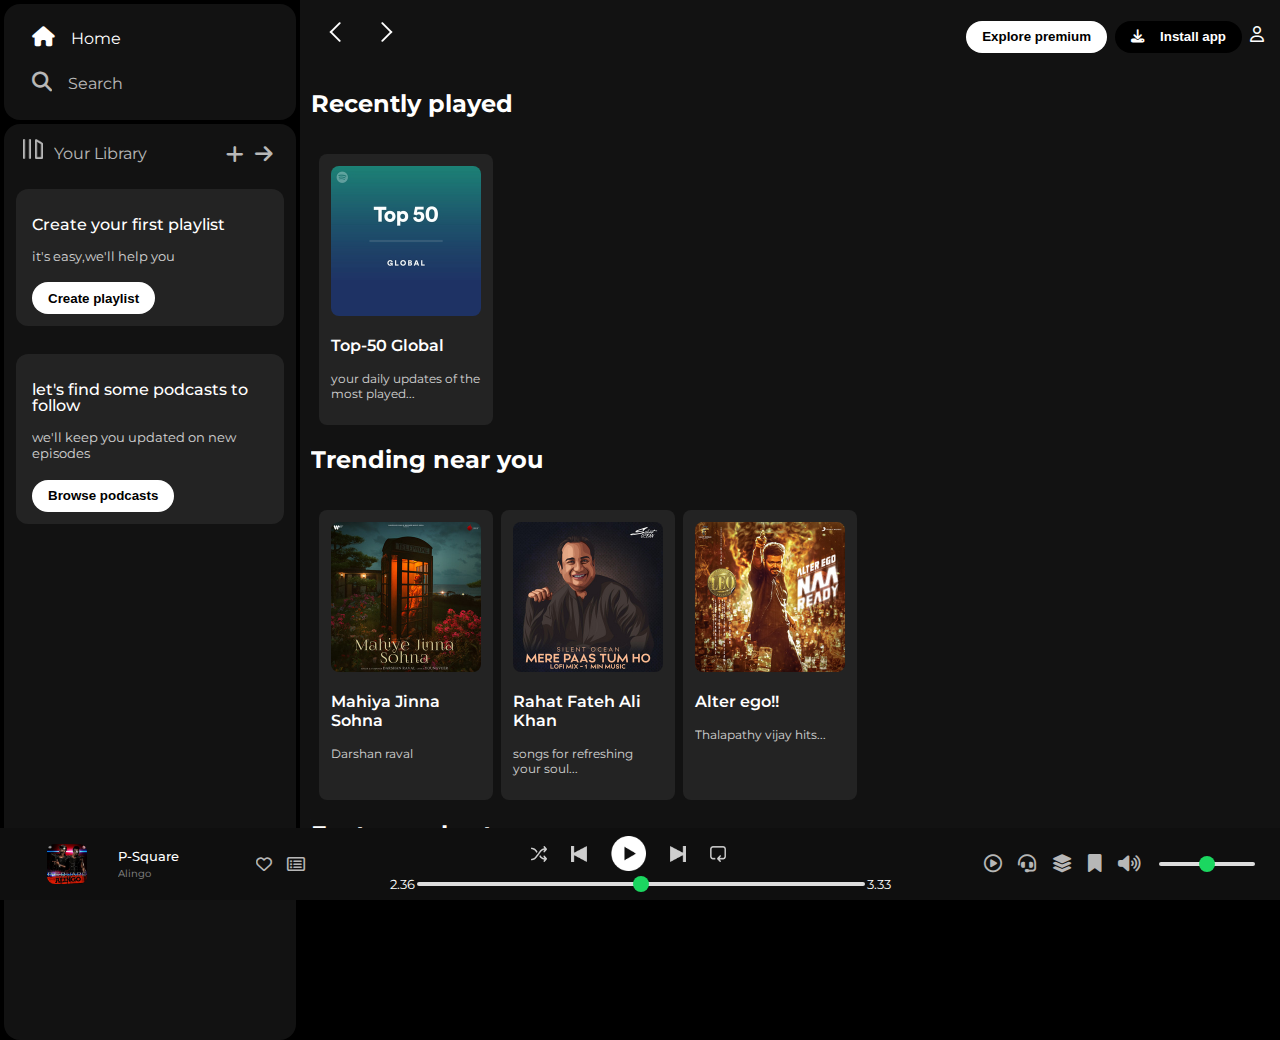
<file: index.html>
<!DOCTYPE html>
<html lang="en">
<head>
    <meta charset="UTF-8">
    <meta name="viewport" content="width=device-width, initial-scale=1.0">
    
    <link rel="stylesheet" href="https://cdnjs.cloudflare.com/ajax/libs/font-awesome/6.7.2/css/all.min.css" integrity="sha512-Evv84Mr4kqVGRNSgIGL/F/aIDqQb7xQ2vcrdIwxfjThSH8CSR7PBEakCr51Ck+w+/U6swU2Im1vVX0SVk9ABhg==" crossorigin="anonymous" referrerpolicy="no-referrer" />
    <link rel="icon" href="./assets/logo.png">
    <title>spotify -web player:Music for everyone</title>
    <link rel = " stylesheet" href="spotify.css">
    <link rel="preconnect" href="https://fonts.googleapis.com">
    <link rel="preconnect" href="https://fonts.gstatic.com" crossorigin>
    
    <link href="https://fonts.googleapis.com/css2?family=Montserrat:ital,wght@0,100..900;1,100..900&display=swap" rel="stylesheet">
    
</head>
<body>
    <div class="main">
        <div class="sidebar">
            <div class="nav">
                <div class="nav-option" >
                    <i class="fa-solid fa-house bright"></i>
                    <a href="#" class="bright">Home</a>
                </div>
                <div class="nav-option">
                    <i class="fa-solid fa-magnifying-glass"></i>
                    <a href="#">Search</a>
                </div>
            </div>
            <div class="library">
                <div class="options">
                    <div class="lib-option nav-option" >
                        <img src="./assets/library_icon.png">
                        <a href="#"> Your Library</a>
                    </div>
                    <div class="icons">
                        <i class="fa-solid fa-plus"></i>
                        <i class="fa-solid fa-arrow-right"></i>
                    </div>
                </div>
                <div class="lib-box">
                    <div class="box">
                        <p class="box-p1">Create your first playlist</p>
                        <p class="box-p2">it's easy,we'll help you</p>
                        <button class="badge">Create playlist</button>
                    </div>
                    <div class="box">
                        <p class="box-p1">let's find some podcasts to follow</p>
                        <p class="box-p2">we'll keep you updated on new episodes</p>
                        <button class="badge">Browse podcasts</button>
                    </div>

                </div>
            </div>
        </div>
            
           
        <div class="main-content">
            <div class="sticky-nav">
                <div class="nav-icons">
                    
                    <img src="./assets/backward_icon.png">
                    <img src="./assets/forward_icon.png" class="hide">
                
                </div>
                <div class="nav-options">
                    <button class="badge nav-item hide">Explore premium</button>
                    <button class="badge nav-item dark-badge"><i class="fa-solid fa-download" ></i>Install app</button>
                    <i class="fa-regular fa-user"></i>
                </div>

            </div>
            <h2>Recently played</h2>
            <div class="cards-container">
                <div class="cards">
                    <img src="./assets/card1img.jpeg" class="card-img">
                    <p class="card-title">Top-50 Global</p>
                    <p class="card-info">your daily updates of the most played...</p>
                </div>
            </div>
            <h2>Trending near you</h2>
            <div class="cards-container">
                <div class="cards">
                    <img src="./assets/card2img.jpeg" class="card-img">
                    <p class="card-title">Mahiya Jinna Sohna</p>
                    <p class="card-info">Darshan raval</p>
                </div>
                <div class="cards">
                    <img src="./assets/card3img.jpeg" class="card-img">
                    <p class="card-title">Rahat Fateh Ali Khan</p>
                    <p class="card-info">songs for refreshing your soul...</p>
                </div>
                <div class="cards">
                    <img src="./assets/card4img.jpeg" class="card-img">
                    <p class="card-title">Alter ego!!</p>
                    <p class="card-info">Thalapathy vijay hits...</p>
                </div>
            </div>
            <h2>Features charts</h2>
            <div class="cards-container">
                <div class="cards">
                    <img src="./assets/card5img.jpeg" class="card-img">
                    <p class="card-title">Top Songs Global</p>
                    <p class="card-info">your daily updates of the most played...</p>
                </div>
                <div class="cards">
                    <img src="./assets/card6img.jpeg" class="card-img">
                    <p class="card-title">Top songs India</p>
                    <p class="card-info">your daily updates of the most played...</p>
                </div>
                <div class="cards">
                    <img src="./assets/card1img.jpeg" class="card-img">
                    <p class="card-title">Top-50 Global</p>
                    <p class="card-info">your daily updates of the most played...</p>
                </div>
            </div>
            <div class="footer">
                <div class="line"></div>
            </div>
        </div>
        <div class="music-player">
            <div class="album">
                <img src="./assets/albumimage.jpg" class="img-album">
                <div class="singer">
                    <div class="p1-album">P-Square</div>
                    <div class="p2-album">Alingo</div>
                </div>
                <div class="icons-album">
                    <i class="fa-regular fa-heart"></i>
                    <i class="fa-regular fa-rectangle-list"></i>
                </div>
            </div>
            <div class="playback-bar">
                <div class="play-controls">
                    <img src="./assets/player_icon1.png">
                    <img src="./assets/player_icon2.png">
                    <img src="./assets/player_icon3.png" style="height: 35px;width: 35px;opacity: 1;">
                    <img src="./assets/player_icon4.png">
                    <img src="./assets/player_icon5.png">
                </div>
                <div class="progress-bar">
                    <div class="bar1">2.36</div>
                    <input type="range" class="barplay">
                    <div class="bar1">3.33</div>
                </div>
            </div>
            <div class="controls">
                <i class="fa-regular fa-circle-play c-icon"></i>
                <i class="fa-solid fa-headset c-icon"></i>
                <i class="fa-solid fa-layer-group c-icon"></i>
                <i class="fa-solid fa-bookmark c-icon"></i>
                <i class="fa-solid fa-volume-high c-icon"></i>
                <input type="range" class="bar-2">
            </div>
        </div>
    </div>
    
</body>

</html>
</file>
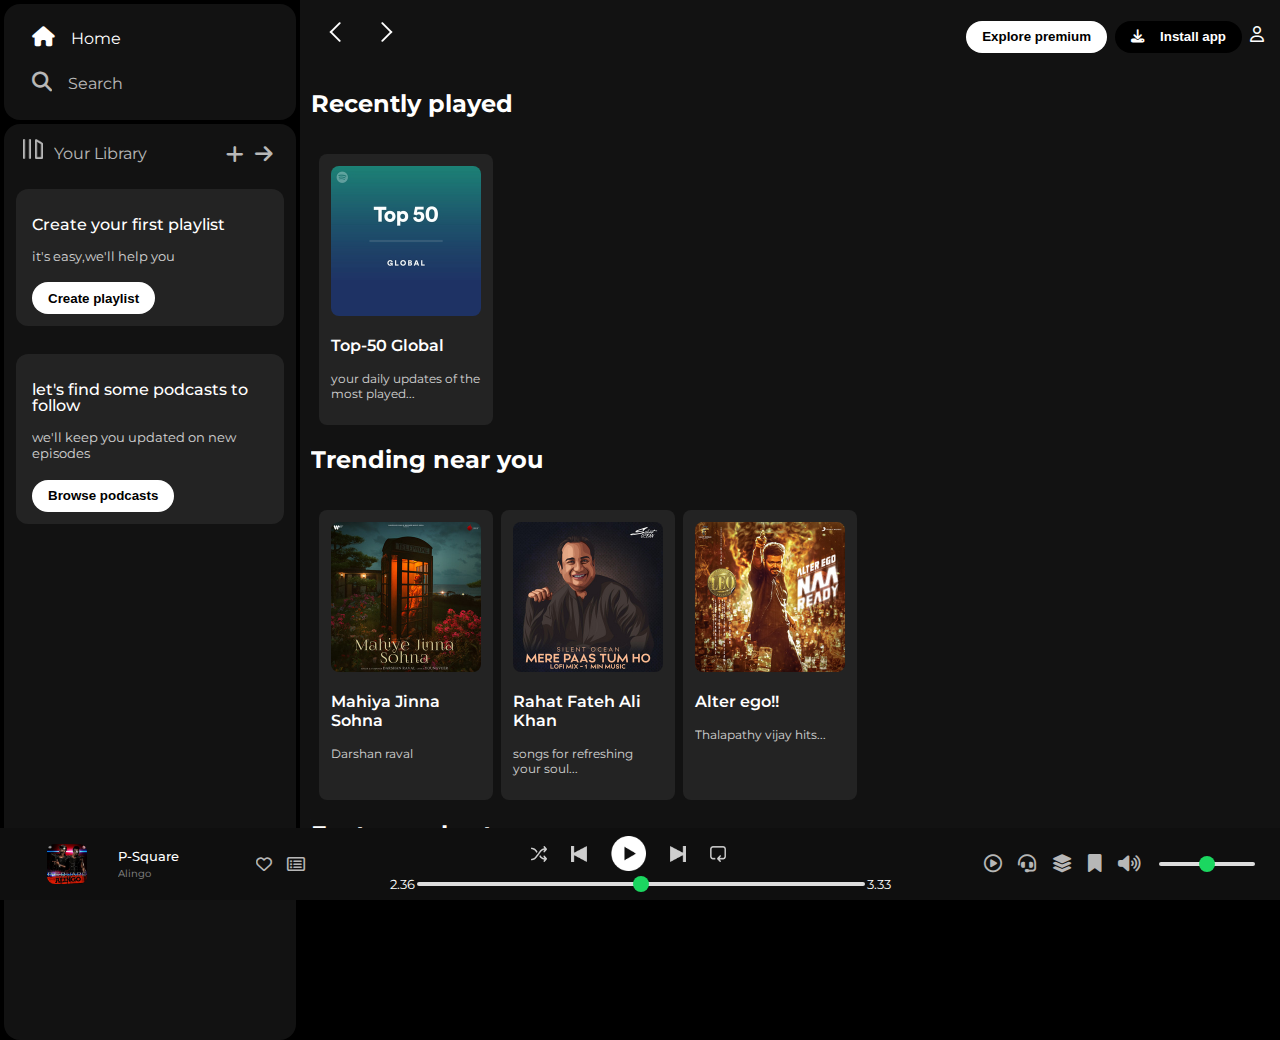
<file: spotify.html>
<!DOCTYPE html>
<html lang="en">
<head>
    <meta charset="UTF-8">
    <meta name="viewport" content="width=device-width, initial-scale=1.0">
    
    <link rel="stylesheet" href="https://cdnjs.cloudflare.com/ajax/libs/font-awesome/6.7.2/css/all.min.css" integrity="sha512-Evv84Mr4kqVGRNSgIGL/F/aIDqQb7xQ2vcrdIwxfjThSH8CSR7PBEakCr51Ck+w+/U6swU2Im1vVX0SVk9ABhg==" crossorigin="anonymous" referrerpolicy="no-referrer" />
    <link rel="icon" href="./assets/logo.png">
    <title>spotify -web player:Music for everyone</title>
    <link rel = " stylesheet" href="spotify.css">
    <link rel="preconnect" href="https://fonts.googleapis.com">
    <link rel="preconnect" href="https://fonts.gstatic.com" crossorigin>
    
    <link href="https://fonts.googleapis.com/css2?family=Montserrat:ital,wght@0,100..900;1,100..900&display=swap" rel="stylesheet">
    
</head>
<body>
    <div class="main">
        <div class="sidebar">
            <div class="nav">
                <div class="nav-option" >
                    <i class="fa-solid fa-house bright"></i>
                    <a href="#" class="bright">Home</a>
                </div>
                <div class="nav-option">
                    <i class="fa-solid fa-magnifying-glass"></i>
                    <a href="#">Search</a>
                </div>
            </div>
            <div class="library">
                <div class="options">
                    <div class="lib-option nav-option" >
                        <img src="./assets/library_icon.png">
                        <a href="#"> Your Library</a>
                    </div>
                    <div class="icons">
                        <i class="fa-solid fa-plus"></i>
                        <i class="fa-solid fa-arrow-right"></i>
                    </div>
                </div>
                <div class="lib-box">
                    <div class="box">
                        <p class="box-p1">Create your first playlist</p>
                        <p class="box-p2">it's easy,we'll help you</p>
                        <button class="badge">Create playlist</button>
                    </div>
                    <div class="box">
                        <p class="box-p1">let's find some podcasts to follow</p>
                        <p class="box-p2">we'll keep you updated on new episodes</p>
                        <button class="badge">Browse podcasts</button>
                    </div>

                </div>
            </div>
        </div>
            
           
        <div class="main-content">
            <div class="sticky-nav">
                <div class="nav-icons">
                    
                    <img src="./assets/backward_icon.png">
                    <img src="./assets/forward_icon.png" class="hide">
                
                </div>
                <div class="nav-options">
                    <button class="badge nav-item hide">Explore premium</button>
                    <button class="badge nav-item dark-badge"><i class="fa-solid fa-download" ></i>Install app</button>
                    <i class="fa-regular fa-user"></i>
                </div>

            </div>
            <h2>Recently played</h2>
            <div class="cards-container">
                <div class="cards">
                    <img src="./assets/card1img.jpeg" class="card-img">
                    <p class="card-title">Top-50 Global</p>
                    <p class="card-info">your daily updates of the most played...</p>
                </div>
            </div>
            <h2>Trending near you</h2>
            <div class="cards-container">
                <div class="cards">
                    <img src="./assets/card2img.jpeg" class="card-img">
                    <p class="card-title">Mahiya Jinna Sohna</p>
                    <p class="card-info">Darshan raval</p>
                </div>
                <div class="cards">
                    <img src="./assets/card3img.jpeg" class="card-img">
                    <p class="card-title">Rahat Fateh Ali Khan</p>
                    <p class="card-info">songs for refreshing your soul...</p>
                </div>
                <div class="cards">
                    <img src="./assets/card4img.jpeg" class="card-img">
                    <p class="card-title">Alter ego!!</p>
                    <p class="card-info">Thalapathy vijay hits...</p>
                </div>
            </div>
            <h2>Features charts</h2>
            <div class="cards-container">
                <div class="cards">
                    <img src="./assets/card5img.jpeg" class="card-img">
                    <p class="card-title">Top Songs Global</p>
                    <p class="card-info">your daily updates of the most played...</p>
                </div>
                <div class="cards">
                    <img src="./assets/card6img.jpeg" class="card-img">
                    <p class="card-title">Top songs India</p>
                    <p class="card-info">your daily updates of the most played...</p>
                </div>
                <div class="cards">
                    <img src="./assets/card1img.jpeg" class="card-img">
                    <p class="card-title">Top-50 Global</p>
                    <p class="card-info">your daily updates of the most played...</p>
                </div>
            </div>
            <div class="footer">
                <div class="line"></div>
            </div>
        </div>
        <div class="music-player">
            <div class="album">
                <img src="./assets/albumimage.jpg" class="img-album">
                <div class="singer">
                    <div class="p1-album">P-Square</div>
                    <div class="p2-album">Alingo</div>
                </div>
                <div class="icons-album">
                    <i class="fa-regular fa-heart"></i>
                    <i class="fa-regular fa-rectangle-list"></i>
                </div>
            </div>
            <div class="playback-bar">
                <div class="play-controls">
                    <img src="./assets/player_icon1.png">
                    <img src="./assets/player_icon2.png">
                    <img src="./assets/player_icon3.png" style="height: 35px;width: 35px;opacity: 1;">
                    <img src="./assets/player_icon4.png">
                    <img src="./assets/player_icon5.png">
                </div>
                <div class="progress-bar">
                    <div class="bar1">2.36</div>
                    <input type="range" class="barplay">
                    <div class="bar1">3.33</div>
                </div>
            </div>
            <div class="controls">
                <i class="fa-regular fa-circle-play c-icon"></i>
                <i class="fa-solid fa-headset c-icon"></i>
                <i class="fa-solid fa-layer-group c-icon"></i>
                <i class="fa-solid fa-bookmark c-icon"></i>
                <i class="fa-solid fa-volume-high c-icon"></i>
                <input type="range" class="bar-2">
            </div>
        </div>
    </div>
    
</body>
</html>
</file>
<file: spotify.css>
body {
    font-family: "Montserrat", serif;
    margin: 0;
    background-color: black;
    color: #fff;
    overflow: hidden;
}
.main{
    height: 100vh;
    display: flex;
}
.sidebar{
    background-color: #000;
    width: 300px;
    border-radius: 1rem;
}
.main-content{
    background-color: #121212;
    flex:1;
    overflow:auto;
    padding-left:0.7rem ;
}
.music-player{
    background-color: #0f0f0f;
    position: fixed;
    bottom: 0;
    width: 100%;
    height: 72px;
    
}
a{
    text-decoration: none;
    color: #fff;
}
.nav{
    background-color: #121212;
    border-radius: 1rem;
    display: flex;
    flex-direction: column;
    justify-content: center;
    height: 100px;
    padding: 0.5rem 0.75rem;
    margin: 0.25rem;
}
.nav-option{
    line-height: 2.8rem;
}
.nav-option i{
    margin-left: 1rem;
    margin-right: .75rem;
    font-size: 1.25rem;
    opacity: 0.7;
}
.nav-option a{
    opacity: 0.7;
}
.nav-option a:hover{
    opacity: 1;
}
.nav-option i:hover{
    opacity: 1;
}
.library{
    background-color: #121212;
    border-radius: 1rem;
    height: 100%;
    margin: 0.25rem;
    padding: 0.5rem 0.75rem;
}
.options{
    display: flex;
    justify-content: space-between;
    align-items: center;
    
}
.lib-option img{
    height: 1.25rem;
    width: 1.25rem;
    opacity: 0.7;
    margin: 0rem 0.45rem;
}
.lib-option img:hover{
    opacity: 1;
}
.icons{
    font-size: 1.25rem;
    display: flex;
}
.icons i{
    opacity: 0.7;
    margin-right: 0.7rem;
}
.icons i:hover{
    opacity: 1;
}
.box{
    height: 7rem;
    background-color: #232323;
    border-radius: 0.75rem;
    margin: 0.75rem 0 1.75rem 0;
    padding: 0.75rem 1rem;
    height: auto;
    line-height: 1rem;
    
}
.box-p1{
    font-weight: 500;
    font-size: 1rem;
}
.box-p2{
    opacity: 0.8;
    font-size: 0.8rem;
}
.badge{
    background-color: #fff;
    border: none;
    border-radius: 100px;
    font-weight: 600;
    padding: 0.25rem 1rem;
    margin-top: 0.3rem;
    height: 2rem;
    width: fit-content;
}
.sticky-nav{
    position: sticky;
    top: 0;
    display: flex;
    justify-content: space-between;
    background-color: #121212;
    align-items: center;
    padding: 1rem 0 1rem 0;
    z-index: 10;
}
.dark-badge{
    background-color: #000;
    color: #fff;
    border: 1px 1px white;
}
.nav-icons img{
    margin-left: 0.75rem;
    margin-right: 0.75rem;
}
.nav-options{
    display: flex;
    justify-content: center;
    align-items: center;
}
.nav-item{
    margin-right: 0.5rem;
}
.nav-options i{
    margin-right: 1rem;
}
@media(max-width:1000px){
    .hide{
        display: none;
    }
}
.nav-option .bright{
    opacity: 1;
}
.cards-container{
    display: flex;
    flex-wrap: wrap;
}
.cards{
    
    width:150px;
    background-color: #232323;
    border-radius: 0.5rem;
    padding: 0.75rem;
    margin-left: 0.5rem;
    margin-top: 1rem;
}
.card-img{
    width: 100%;
    border-radius: 0.5rem;
}
.card-title{
    font-weight: 600;
}
.card-info{
    font-size: 0.78rem;
    opacity: 0.8;
}
.footer{
    height: 200px;
    display: flex;
    align-items: center;
    justify-content: center;

}
.line{
    width: 90%;
    border-top: 2px solid white;
    opacity: 0.3;
    /* margin-bottom: 60px; */
    height: 50%;
}

.music-player{
    display: flex;

}
.album{
    width: 25%;
    display: flex;
    justify-content:space-around;
    align-items:center;
}
.playback-bar{
    width: 50%;
}
.controls{
    width: 25%;
}
.img-album{
    height: 2.5rem;
    width: 2.5rem;
    border-radius: 0.5rem;
    margin-left: 2rem;
    
}
.p1-album{
    font-weight: 500;
    opacity: 1;
    font-size:smaller;
    margin-bottom: 0.2rem;
    
}
.p2-album{
    opacity: 0.5;
    font-size:x-small;
    

}
.singer{
   margin-right: 2rem;   
}
.icons-album{
    display: flex;
    justify-content: space-between;
    align-items: center;
}
.icons-album i{
    margin-left: 0.9rem;
    opacity: 0.7;
}
.playback-bar{
    display: flex;
    flex-direction: column;
}
.play-controls{
    display: flex;
    justify-content: center;
    align-items: center;
    
}
.play-controls img{
    height: 1rem;
    width: 1rem;
    margin-right: 1.5rem;
    opacity: 0.8;
    margin-top: .5rem;
}
.progress-bar{
    display: flex;
    justify-content: center;
    align-items: center;

    
}
.controls{
    display: flex;
    justify-content: center;
    align-items: center;
}
.c-icon{
    margin-right: 1rem;
    opacity: 0.7;
    font-size: large;
}
.barplay{
    width: 70%;
    appearance: none;
    cursor: pointer;
    background-color: transparent;
    margin-top: 7px;
    
}
.bar1{
    margin-top: 5px;
    font-size: small;
}
.barplay::-webkit-slider-runnable-track{
    background-color: #ddd;
    border-radius: 100px;
    height: 0.25rem;
}
.barplay::-webkit-slider-thumb{
    appearance: none;
    height: 1rem;
    width: 1rem;
    background-color: #1bd760;
    border-radius: 50%;
    margin-top: -6px;
}
  
.bar-2{
    width: 30%;
    appearance: none;
    background-color: transparent;
    cursor: pointer;

}
.bar-2::-webkit-slider-runnable-track{
    background-color: #ddd;
    border-radius: 100px;
    height:.25rem;
}
.bar-2::-webkit-slider-thumb{
    appearance: none;
    height: 1rem;
    width: 1rem;
    background-color: #1bd760;
    margin-top: -6px;
    border-radius: 50%;
}
</file>
